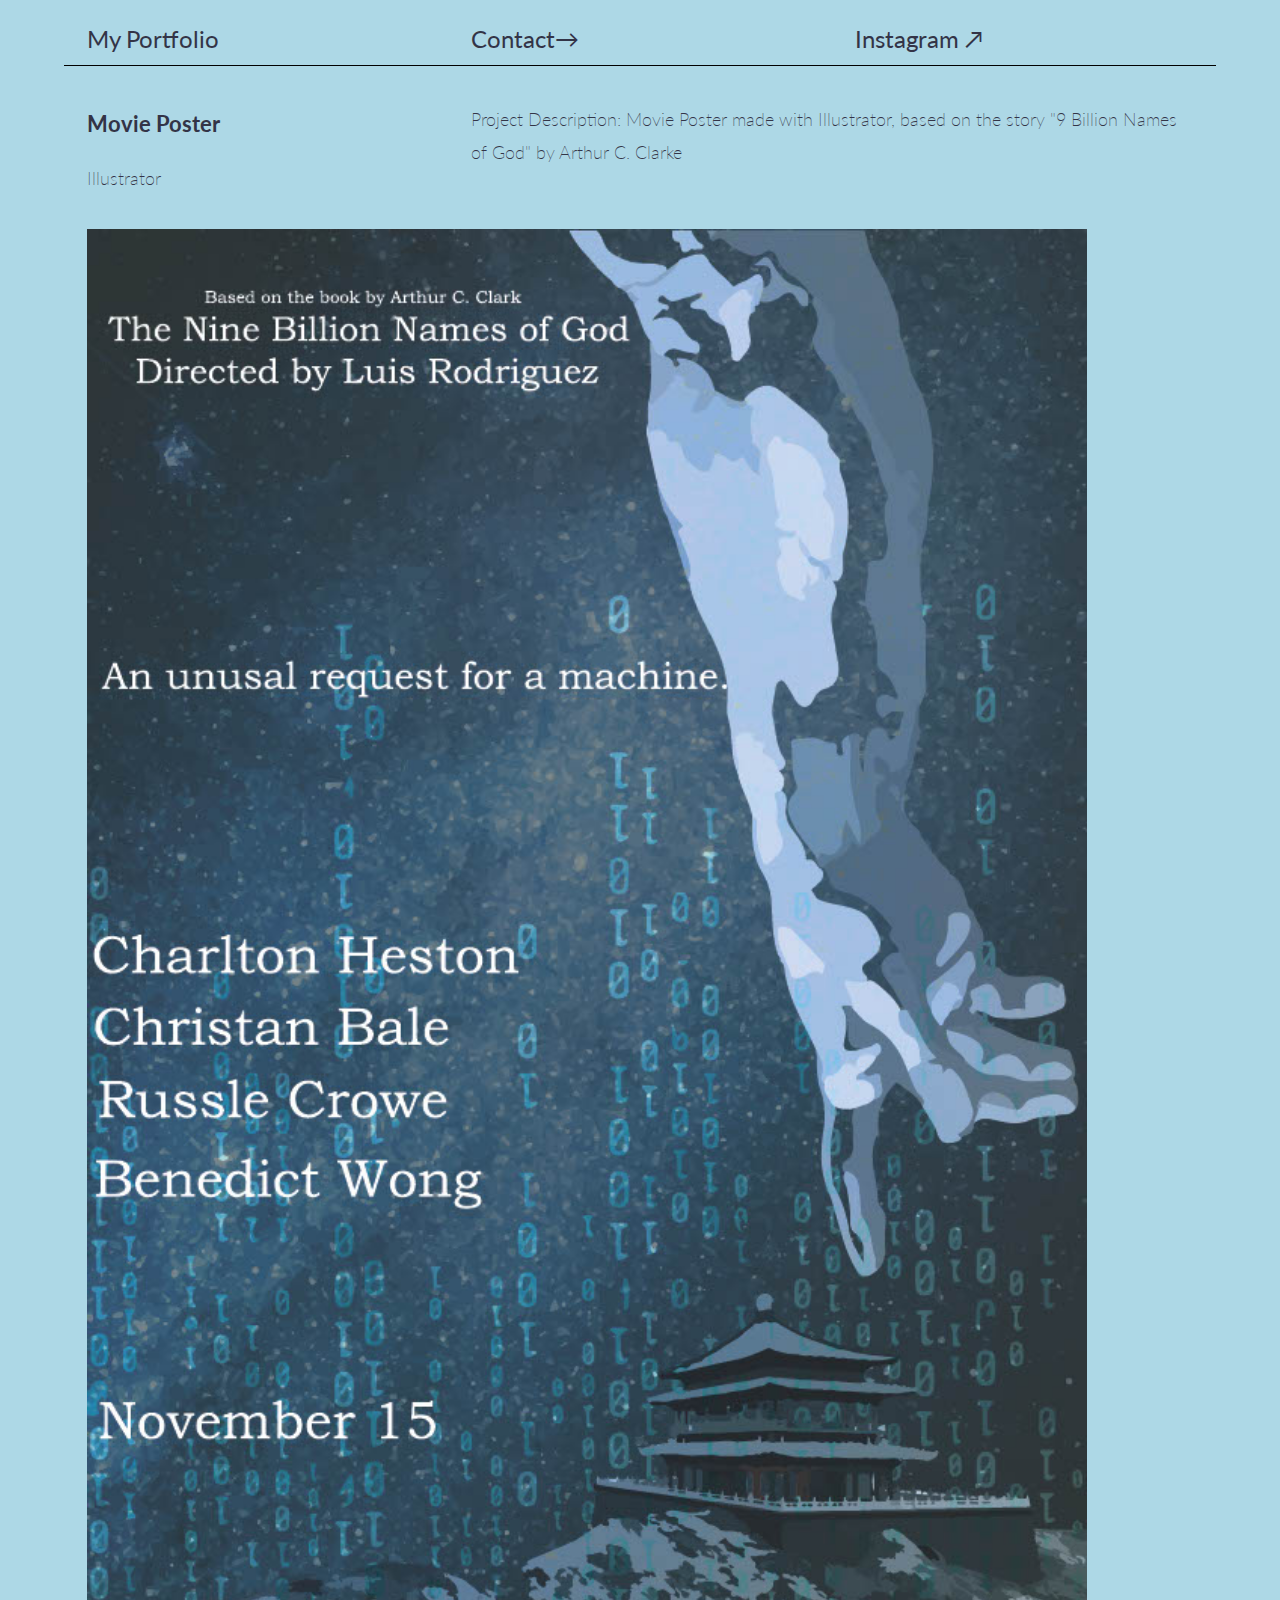
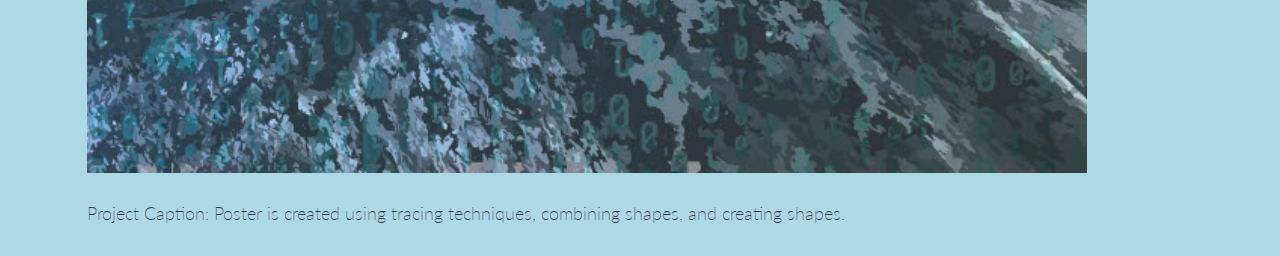
<file: project2.html>
<!DOCTYPE html>
<html lang="en">
<head>
    <meta charset="UTF-8">
    <meta http-equiv="X-UA-Compatible" content="IE=edge">
    <meta name="viewport" content="width=device-width, initial-scale=1.0">
    <title>Luis Rodriguez</title>
    <link rel="stylesheet" href="styles/simple-grid.css">
    <link rel="stylesheet" href="styles/main.css">
</head>
<body>
    <div class="container">
        <div class="row nav_bar">
            <div class="col-4">
                <a href="index.html">My Portfolio</a>
            </div>

            <div class="col-4">
                <a href="mailto:luisdrodriguez117@gmail.com">Contact&#8594;
                </a>
            </div>

            <div class="col-4">
                <a href="https://www.instagram.com/luis__.r_/">Instagram &#8599;</a>
            </div>
        </div>


        <div class="row project_page_description">
            <div class="col-4">
                <h3>Movie Poster</h3>
                <p class="project_tools">Illustrator</p>
            </div>
            <div class="col-8">
                <p>Project Description: Movie Poster made with Illustrator, based on the story "9 Billion Names of God" by Arthur C. Clarke </p>
            </div>
      </div>
        <div class="row">
            <div class="col-12">
                <img src="assets/images/9bill1.jpg" width="1000px"/>
                <p>Project Caption: Poster is created using tracing techniques, combining shapes, and creating shapes.</p>
            </div>
        </div>
        </div>
    </body>
</html>
</file>
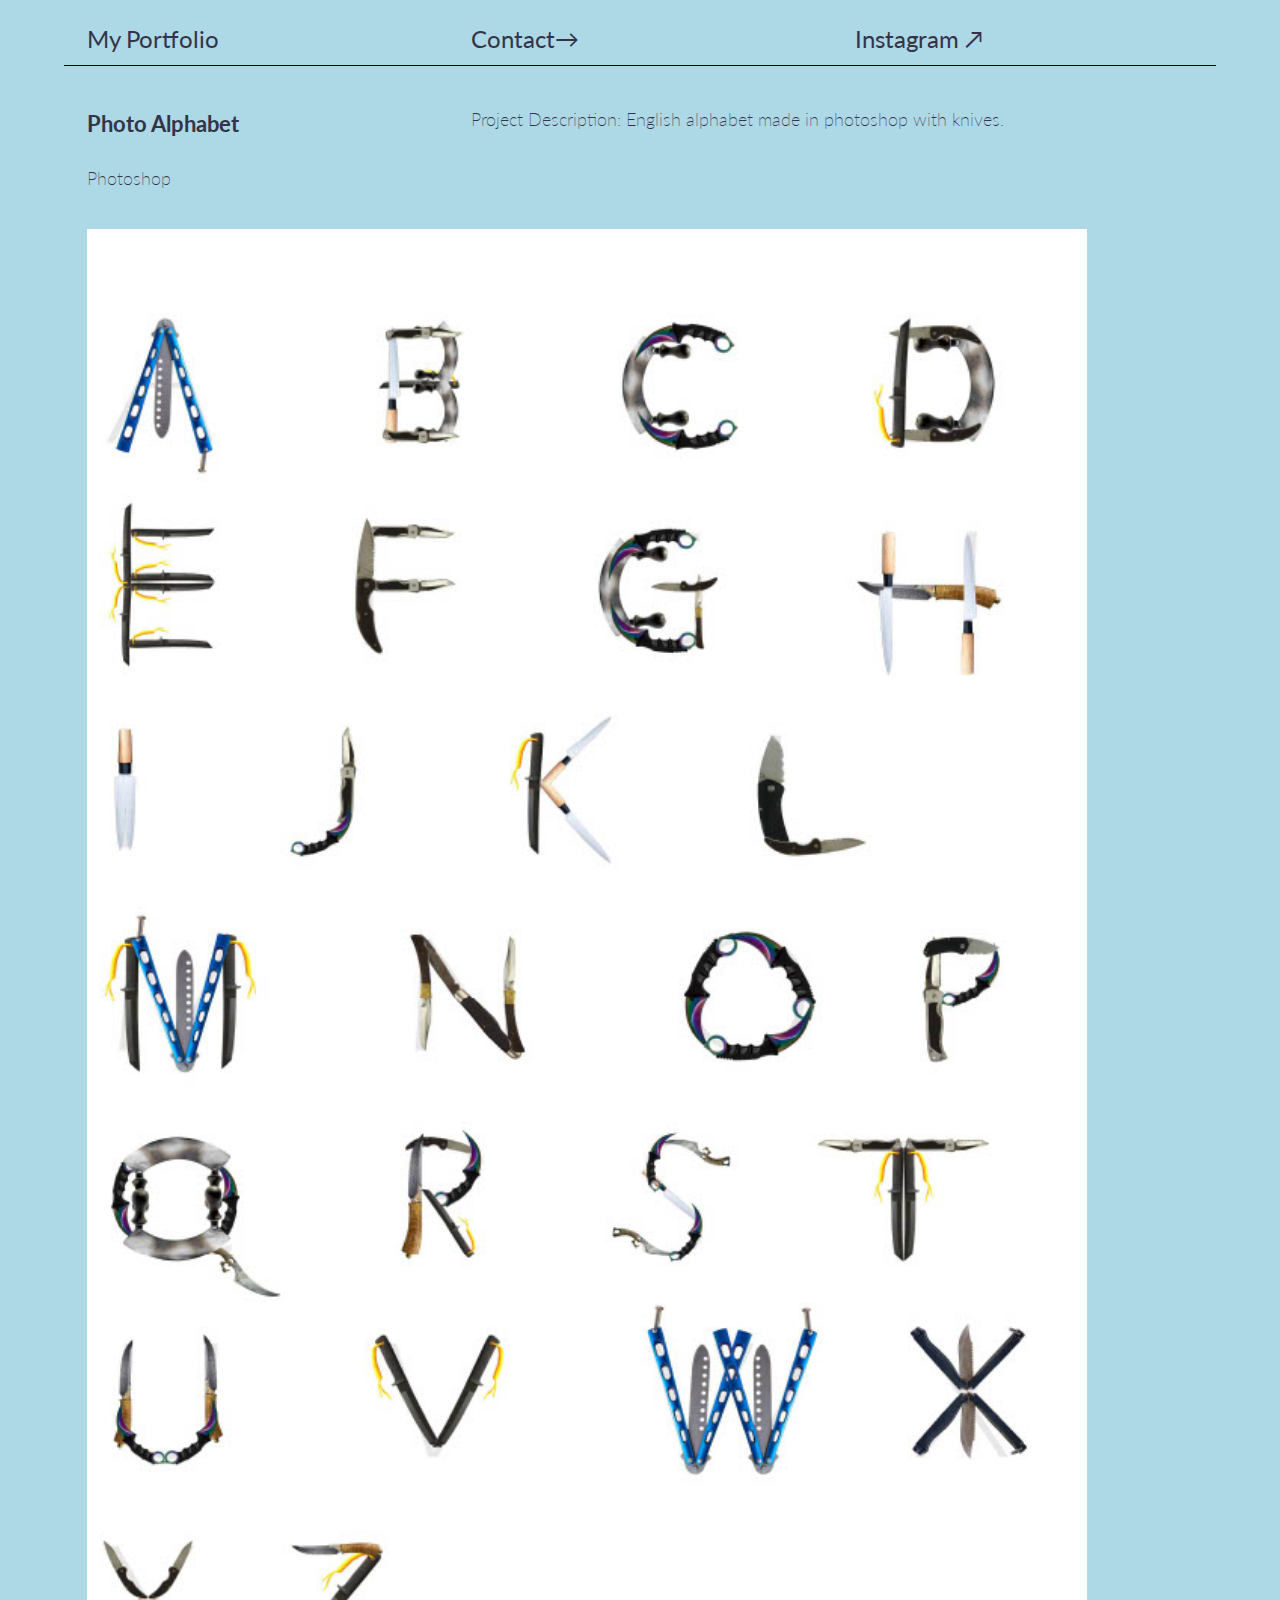
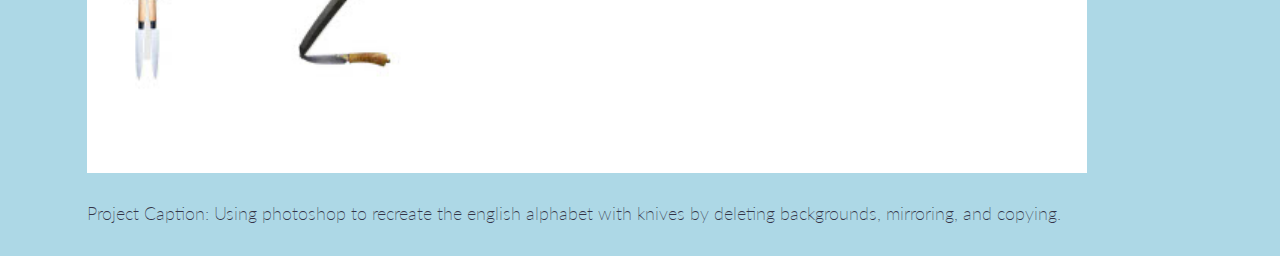
<file: project3.html>
<!DOCTYPE html>
<html lang="en">
<head>
    <meta charset="UTF-8">
    <meta http-equiv="X-UA-Compatible" content="IE=edge">
    <meta name="viewport" content="width=device-width, initial-scale=1.0">
    <title>Luis Rodriguez</title>
    <link rel="stylesheet" href="styles/simple-grid.css">
    <link rel="stylesheet" href="styles/main.css">
</head>
<body>
    <div class="container">
        <div class="row nav_bar">
            <div class="col-4">
                <a href="index.html">My Portfolio</a>
            </div>

            <div class="col-4">
                <a href="mailto:luisdrodriguez117@gmail.com">Contact&#8594;
                </a>
            </div>

            <div class="col-4">
                <a href="https://www.instagram.com/luis__.r_/">Instagram &#8599;</a>
            </div>
        </div>


        <div class="row project_page_description">
            <div class="col-4">
                <h3>Photo Alphabet</h3>
                <p class="project_tools">Photoshop</p>
            </div>
            <div class="col-8">
                <p>Project Description: English alphabet made in photoshop with knives. </p>
            </div>
      </div>
        <div class="row">
            <div class="col-12">
                <img src="assets/images/Found.jpg" width="1000px"/>
                <p>Project Caption: Using photoshop to recreate the english alphabet with knives by deleting backgrounds, mirroring, and copying.</p>
            </div>
        </div>
        </div>
    </body>
</html>
</file>
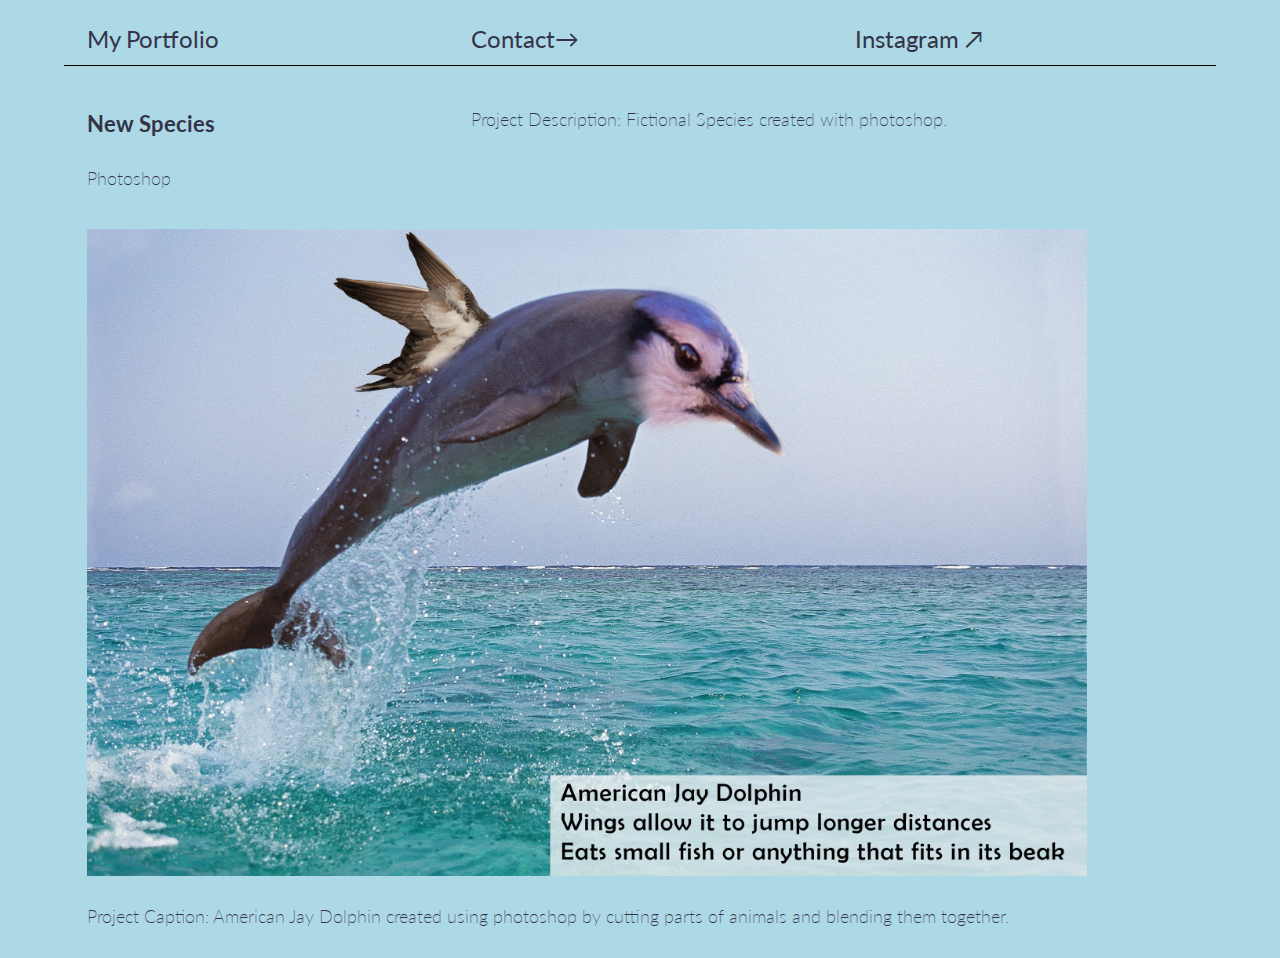
<file: project4.html>
<!DOCTYPE html>
<html lang="en">
<head>
    <meta charset="UTF-8">
    <meta http-equiv="X-UA-Compatible" content="IE=edge">
    <meta name="viewport" content="width=device-width, initial-scale=1.0">
    <title>Luis Rodriguez</title>
    <link rel="stylesheet" href="styles/simple-grid.css">
    <link rel="stylesheet" href="styles/main.css">
</head>
<body>
    <div class="container">
        <div class="row nav_bar">
            <div class="col-4">
                <a href="index.html">My Portfolio</a>
            </div>

            <div class="col-4">
                <a href="mailto:luisdrodriguez117@gmail.com">Contact&#8594;
                </a>
            </div>

            <div class="col-4">
                <a href="https://www.instagram.com/luis__.r_/">Instagram &#8599;</a>
            </div>
        </div>


        <div class="row project_page_description">
            <div class="col-4">
                <h3>New Species</h3>
                <p class="project_tools">Photoshop</p>
            </div>
            <div class="col-8">
                <p>Project Description: Fictional Species created with photoshop. </p>
            </div>
      </div>
        <div class="row">
            <div class="col-12">
                <img src="assets/images/Luis_Rodriguez_Species (2).jpg" width="1000px"/>
                <p>Project Caption: American Jay Dolphin created using photoshop by cutting parts of animals and blending them together.</p>
            </div>
        </div>
        </div>
    </body>
</html>
</file>
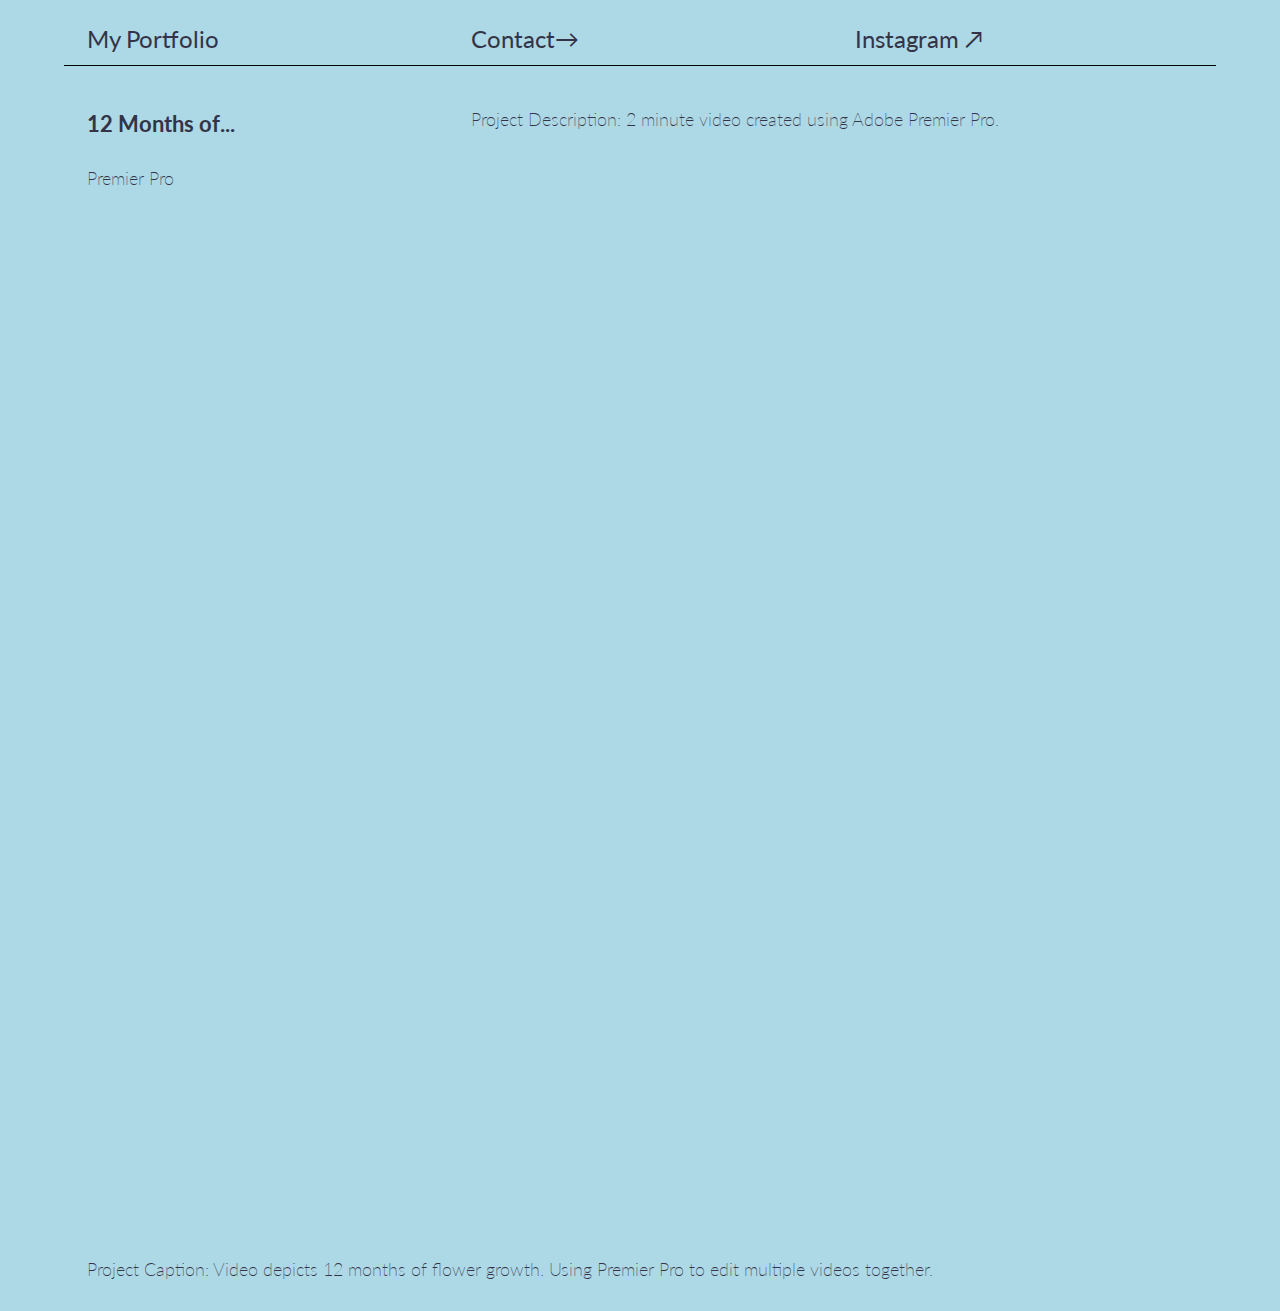
<file: project5.html>
<!DOCTYPE html>
<!DOCTYPE html>
<html lang="en">
<head>
    <meta charset="UTF-8">
    <meta http-equiv="X-UA-Compatible" content="IE=edge">
    <meta name="viewport" content="width=device-width, initial-scale=1.0">
    <title>Luis Rodriguez</title>
    <link rel="stylesheet" href="styles/simple-grid.css">
    <link rel="stylesheet" href="styles/main.css">
</head>
<body>
    <div class="container">
        <div class="row nav_bar">
            <div class="col-4">
                <a href="index.html">My Portfolio</a>
            </div>

            <div class="col-4">
                <a href="mailto:luisdrodriguez117@gmail.com">Contact&#8594;
                </a>
            </div>

            <div class="col-4">
                <a href="https://www.instagram.com/luis__.r_/">Instagram &#8599;</a>
            </div>
        </div>


        <div class="row project_page_description">
            <div class="col-4">
                <h3>12 Months of...</h3>
                <p class="project_tools">Premier Pro</p>
            </div>
            <div class="col-8">
                <p>Project Description: 2 minute video created using Adobe Premier Pro. </p>
            </div>
      </div>
        <div class="row">
            <div class="col-12">
              <iframe width="1000px" height="1000px"
src="https://www.youtube.com/embed/2BLERh3QH3M" frameborder="0" allowfullscreen>
</iframe>
                <p>Project Caption: Video depicts 12 months of flower growth. Using Premier Pro to edit multiple videos together.</p>
            </div>
        </div>
        </div>
    </body>
</html>
</file>
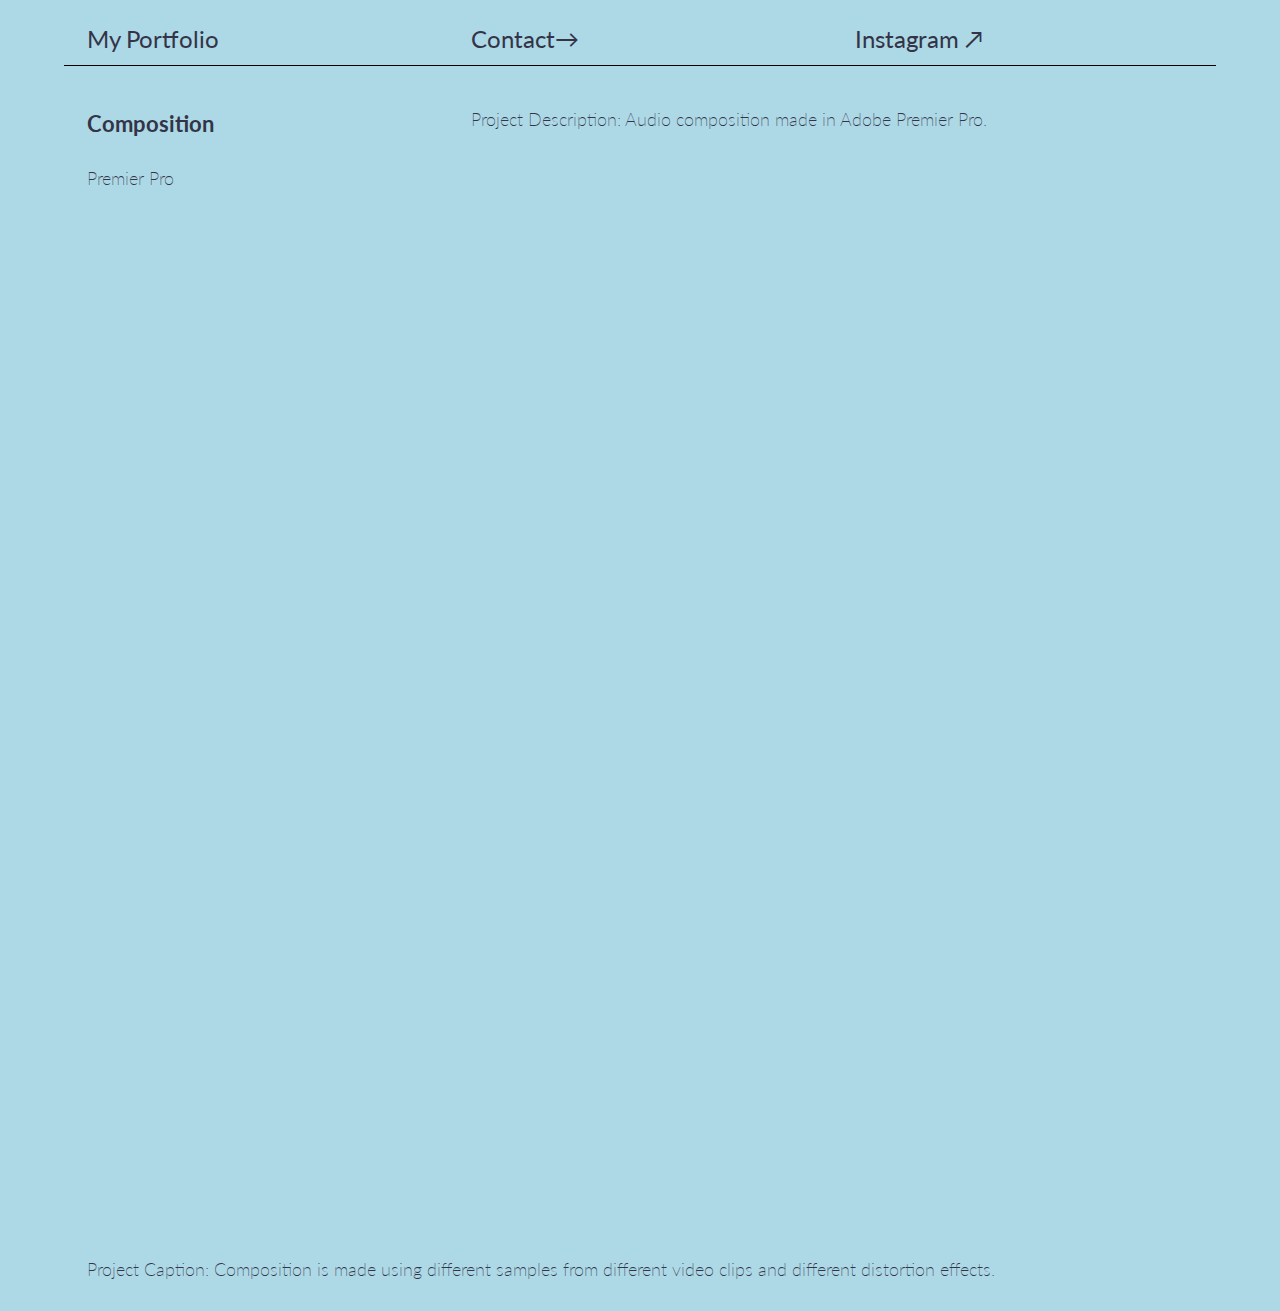
<file: project6.html>
<!DOCTYPE html>
<html lang="en">
<head>
    <meta charset="UTF-8">
    <meta http-equiv="X-UA-Compatible" content="IE=edge">
    <meta name="viewport" content="width=device-width, initial-scale=1.0">
    <title>Luis Rodriguez</title>
    <link rel="stylesheet" href="styles/simple-grid.css">
    <link rel="stylesheet" href="styles/main.css">
</head>
<body>
    <div class="container">
        <div class="row nav_bar">
            <div class="col-4">
                <a href="index.html">My Portfolio</a>
            </div>

            <div class="col-4">
                <a href="mailto:luisdrodriguez117@gmail.com">Contact&#8594;
                </a>
            </div>

            <div class="col-4">
                <a href="https://www.instagram.com/luis__.r_/">Instagram &#8599;</a>
            </div>
        </div>


        <div class="row project_page_description">
            <div class="col-4">
                <h3>Composition</h3>
                <p class="project_tools">Premier Pro</p>

            </div>
            <div class="col-8">
                <p>Project Description: Audio composition made in Adobe Premier Pro. </p>
            </div>
      </div>
        <div class="row">
            <div class="col-12">
              <iframe width="1000px" height="1000px"
src="https://www.youtube.com/embed/8QGwrOAU2d0" frameborder="0" allowfullscreen>
</iframe>
                <p>Project Caption: Composition is made using different samples from different video clips and different distortion effects.</p>

            </div>
        </div>
        </div>
    </body>
</html>
</file>
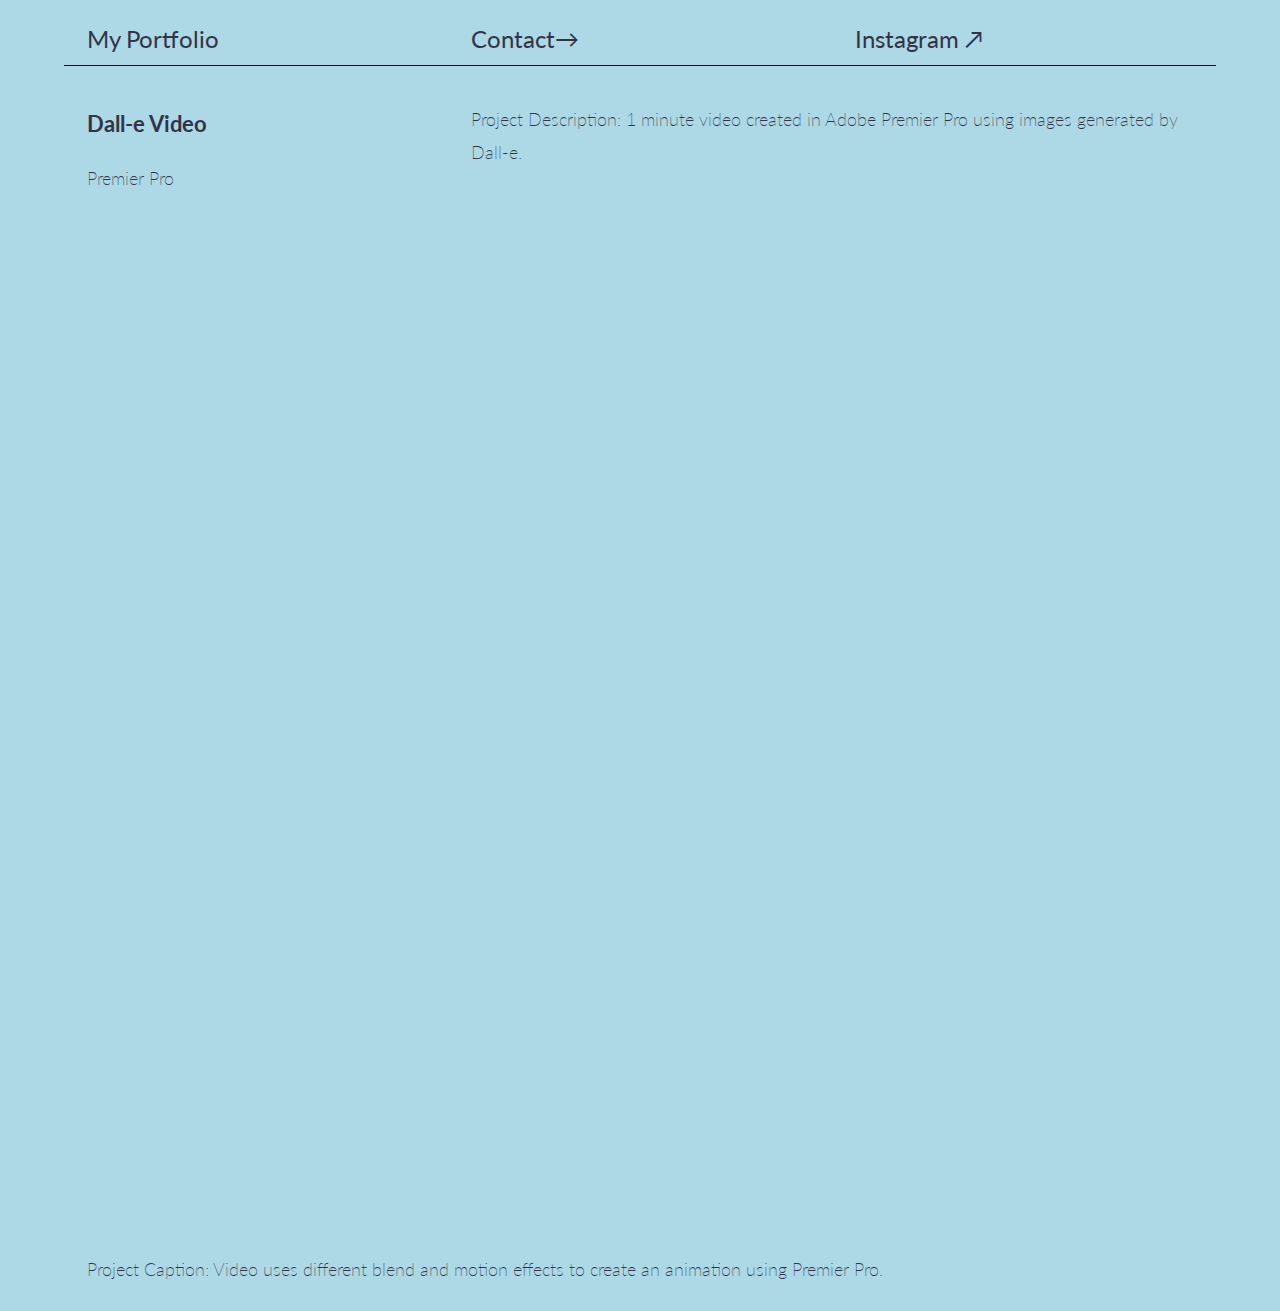
<file: project8.html>
<!DOCTYPE html>
<html lang="en">
<head>
    <meta charset="UTF-8">
    <meta http-equiv="X-UA-Compatible" content="IE=edge">
    <meta name="viewport" content="width=device-width, initial-scale=1.0">
    <title>Luis Rodriguez</title>
    <link rel="stylesheet" href="styles/simple-grid.css">
    <link rel="stylesheet" href="styles/main.css">
</head>
<body>
    <div class="container">
        <div class="row nav_bar">
            <div class="col-4">
                <a href="index.html">My Portfolio</a>
            </div>

            <div class="col-4">
                <a href="mailto:luisdrodriguez117@gmail.com">Contact&#8594;
                </a>
            </div>

            <div class="col-4">
                <a href="https://www.instagram.com/luis__.r_/">Instagram &#8599;</a>
            </div>
        </div>


        <div class="row project_page_description">
            <div class="col-4">
                <h3>Dall-e Video</h3>
                <p class="project_tools">Premier Pro</p>

            </div>
            <div class="col-8">
                <p>Project Description: 1 minute video created in Adobe Premier Pro using images generated by Dall-e. </p>
            </div>
      </div>
        <div class="row">
            <div class="col-12">
              <iframe width="1000px" height="1000px"
src="https://www.youtube.com/embed/bqQ_dYaYMPg" frameborder="0" allowfullscreen>
</iframe>
<p>Project Caption: Video uses different blend and motion effects to create an animation using Premier Pro.</p>
            </div>
        </div>
        </div>
    </body>
</html>
</file>
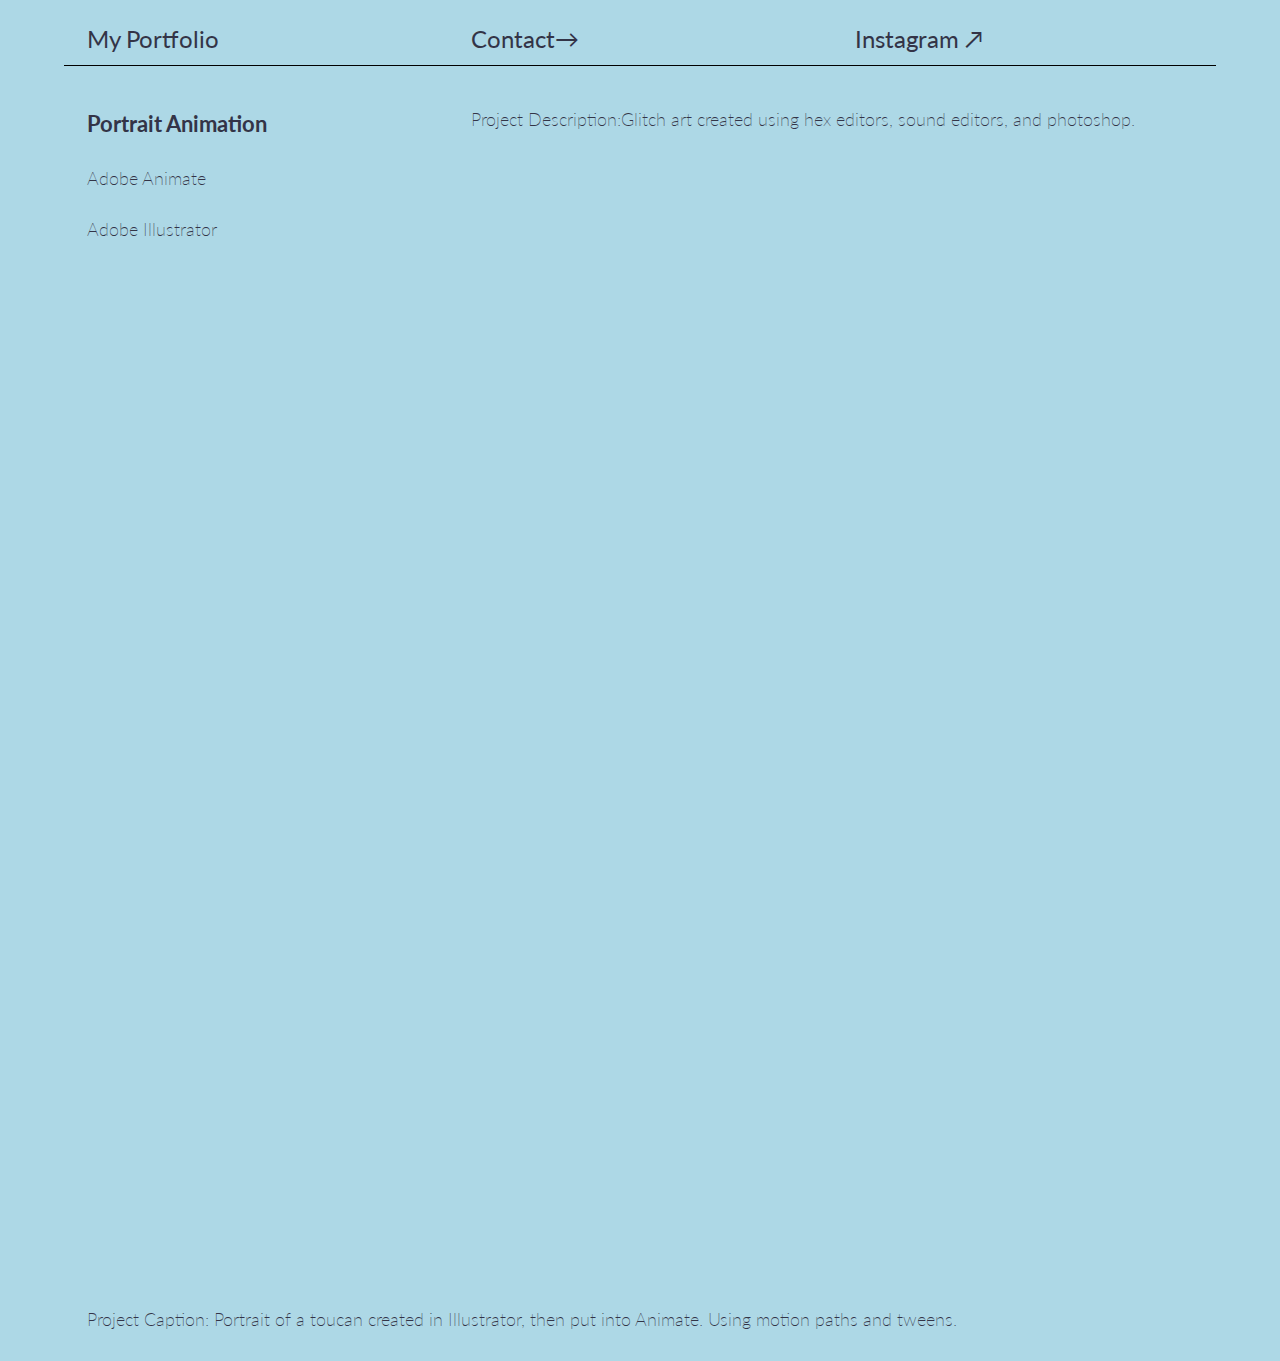
<file: project9.html>
<!DOCTYPE html>
<html lang="en">
<head>
    <meta charset="UTF-8">
    <meta http-equiv="X-UA-Compatible" content="IE=edge">
    <meta name="viewport" content="width=device-width, initial-scale=1.0">
    <title>Luis Rodriguez</title>
    <link rel="stylesheet" href="styles/simple-grid.css">
    <link rel="stylesheet" href="styles/main.css">
</head>
<body>
    <div class="container">
        <div class="row nav_bar">
            <div class="col-4">
                <a href="index.html">My Portfolio</a>
            </div>

            <div class="col-4">
                <a href="mailto:luisdrodriguez117@gmail.com">Contact&#8594;
                </a>
            </div>

            <div class="col-4">
                <a href="https://www.instagram.com/luis__.r_/">Instagram &#8599;</a>
            </div>
        </div>


        <div class="row project_page_description">
            <div class="col-4">
                <h3>Portrait Animation</h3>
                <p class="project_tools">Adobe Animate</p>
              <p class="project_tools">Adobe Illustrator</p>
            </div>
            <div class="col-8">
                <p>Project Description:Glitch art created using hex editors, sound editors, and photoshop. </p>
            </div>
      </div>
        <div class="row">
            <div class="col-12">
              <iframe width="1000px" height="1000px"
src="https://www.youtube.com/embed/G0fRmuM8YuA" frameborder="0" allowfullscreen>
</iframe>
                <p>Project Caption: Portrait of a toucan created in Illustrator, then put into Animate. Using motion paths and tweens.</p>
            </div>
        </div>
        </div>
    </body>
</html>
</file>
<file: styles/simple-grid.css>
/**
*** SIMPLE GRID
*** (C) ZACH COLE 2016
**/

@import url(https://fonts.googleapis.com/css?family=Lato:400,300,300italic,400italic,700,700italic);

/* UNIVERSAL */

html,
body {
  height: 100%;
  width: 100%;
  margin: 0;
  padding: 0;
  left: 0;
  top: 0;
  font-size: 100%;
}

/* ROOT FONT STYLES */

* {
  font-family: 'Lato', Helvetica, sans-serif;
  color: #333447;
  line-height: 1.5;
}

/* TYPOGRAPHY */

h1 {
  font-size: 2.5rem;
}

h2 {
  font-size: 2rem;
}

h3 {
  font-size: 1.375rem;
}

h4 {
  font-size: 1.125rem;
}

h5 {
  font-size: 1rem;
}

h6 {
  font-size: 0.875rem;
}

p {
  font-size: 1.125rem;
  font-weight: 200;
  line-height: 1.8;
}

.font-light {
  font-weight: 300;
}

.font-regular {
  font-weight: 400;
}

.font-heavy {
  font-weight: 700;
}

/* POSITIONING */

.left {
  text-align: left;
}

.right {
  text-align: right;
}

.center {
  text-align: center;
  margin-left: auto;
  margin-right: auto;
}

.justify {
  text-align: justify;
}

/* ==== GRID SYSTEM ==== */

.container {
  width: 90%;
  margin-left: auto;
  margin-right: auto;
}

.row {
  position: relative;
  width: 100%;
}

.row [class^="col"] {
  float: left;
  margin: 0.5rem 2%;
  min-height: 0.125rem;
}

.col-1,
.col-2,
.col-3,
.col-4,
.col-5,
.col-6,
.col-7,
.col-8,
.col-9,
.col-10,
.col-11,
.col-12 {
  width: 96%;
}

.col-1-sm {
  width: 4.33%;
}

.col-2-sm {
  width: 12.66%;
}

.col-3-sm {
  width: 21%;
}

.col-4-sm {
  width: 29.33%;
}

.col-5-sm {
  width: 37.66%;
}

.col-6-sm {
  width: 46%;
}

.col-7-sm {
  width: 54.33%;
}

.col-8-sm {
  width: 62.66%;
}

.col-9-sm {
  width: 71%;
}

.col-10-sm {
  width: 79.33%;
}

.col-11-sm {
  width: 87.66%;
}

.col-12-sm {
  width: 96%;
}

.row::after {
	content: "";
	display: table;
	clear: both;
}

.hidden-sm {
  display: none;
}

@media only screen and (min-width: 33.75em) {  /* 540px */
  .container {
    width: 80%;
  }
}

@media only screen and (min-width: 45em) {  /* 720px */
  .col-1 {
    width: 4.33%;
  }

  .col-2 {
    width: 12.66%;
  }

  .col-3 {
    width: 21%;
  }

  .col-4 {
    width: 29.33%;
  }

  .col-5 {
    width: 37.66%;
  }

  .col-6 {
    width: 46%;
  }

  .col-7 {
    width: 54.33%;
  }

  .col-8 {
    width: 62.66%;
  }

  .col-9 {
    width: 71%;
  }

  .col-10 {
    width: 79.33%;
  }

  .col-11 {
    width: 87.66%;
  }

  .col-12 {
    width: 96%;
  }

  .hidden-sm {
    display: block;
  }
}

@media only screen and (min-width: 60em) { /* 960px */
  .container {
    width: 90%;
    margin-top: 1%;
    /* max-width: 60rem; */
  }
}

.container {
  margin-top: 1%;
}
</file>
<file: styles/main.css>
.nav_bar {
    border-bottom: 1px solid black;
}

.nav_bar a {
    font-size: 24px;
    text-decoration: none;
}

#title_name {
    font-size: 3.5rem;
}

.homepage_project_image {
    max-width: 700px;
}
.project_card_name  {
    text-align: center;
}

.project_card_about {
    text-align: center;
}

.project_page_description {
    margin-top: 1%;
}
body {
  background-color: lightblue;
}
</file>
